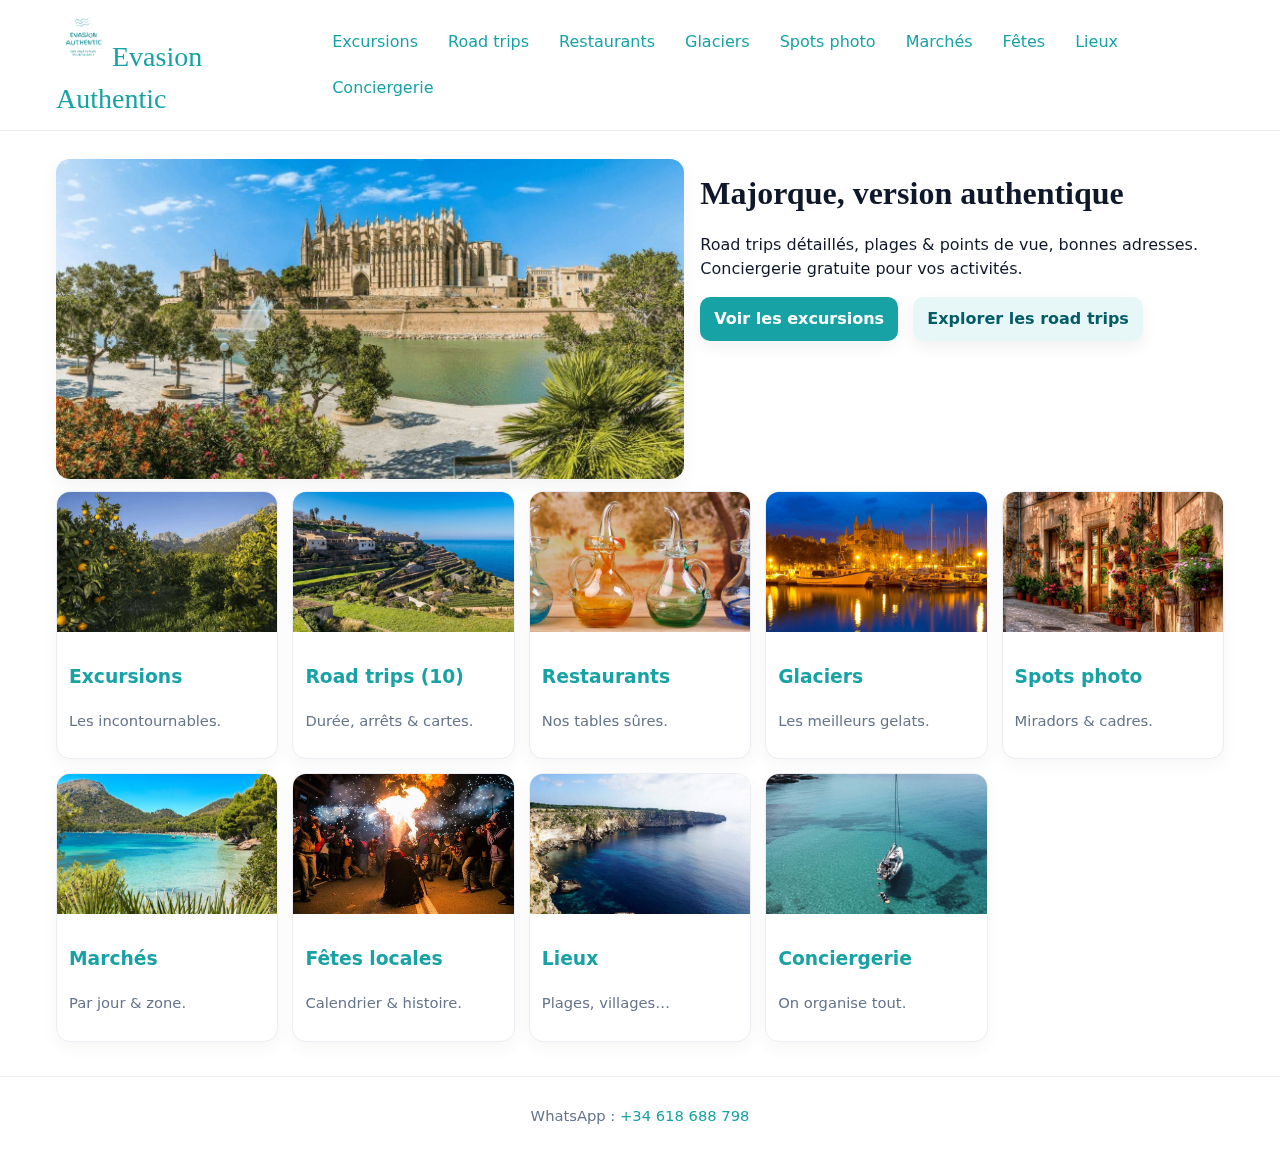
<file: index.html>
<!doctype html><html lang="fr"><head>
<title>Evasion Authentic – Majorque</title><meta charset="utf-8"><meta name="viewport" content="width=device-width,initial-scale=1">
<link rel="icon" href="./assets/img/favicon.png" type="image/png"><link rel="stylesheet" href="./css/style.css">
<script defer src="./js/common.js"></script><script defer src="./js/data.js"></script></head>
<body><div class="container">
  <section class="hero"><img src="./assets/img/hero.jpg" alt="Palma de Majorque">
    <div><h1>Majorque, version authentique</h1>
      <p>Road trips détaillés, plages & points de vue, bonnes adresses. Conciergerie gratuite pour vos activités.</p>
      <p><a class="btn" href="./pages/excursions.html">Voir les excursions</a> &nbsp; <a class="btn secondary" href="./pages/roadtrips.html">Explorer les road trips</a></p>
    </div></section>
  <section class="grid">
    <a class="card" href="./pages/excursions.html"><img src="./assets/img/card-excursions.jpg"><div class="p"><h3>Excursions</h3><p class="small">Les incontournables.</p></div></a>
    <a class="card" href="./pages/roadtrips.html"><img src="./assets/img/card-roadtrips.jpg"><div class="p"><h3>Road trips (10)</h3><p class="small">Durée, arrêts & cartes.</p></div></a>
    <a class="card" href="./pages/restaurants.html"><img src="./assets/img/card-restos.jpg"><div class="p"><h3>Restaurants</h3><p class="small">Nos tables sûres.</p></div></a>
    <a class="card" href="./pages/glaciers.html"><img src="./assets/img/card-glaces.jpg"><div class="p"><h3>Glaciers</h3><p class="small">Les meilleurs gelats.</p></div></a>
    <a class="card" href="./pages/photospots.html"><img src="./assets/img/card-photos.jpg"><div class="p"><h3>Spots photo</h3><p class="small">Miradors & cadres.</p></div></a>
    <a class="card" href="./pages/marches.html"><img src="./assets/img/card-marches.jpg"><div class="p"><h3>Marchés</h3><p class="small">Par jour & zone.</p></div></a>
    <a class="card" href="./pages/fetes.html"><img src="./assets/img/card-fetes.jpg"><div class="p"><h3>Fêtes locales</h3><p class="small">Calendrier & histoire.</p></div></a>
    <a class="card" href="./pages/lieux.html"><img src="./assets/img/card-lieux.jpg"><div class="p"><h3>Lieux</h3><p class="small">Plages, villages…</p></div></a>
    <a class="card" href="./pages/conciergerie.html"><img src="./assets/img/card-conciergerie.jpg"><div class="p"><h3>Conciergerie</h3><p class="small">On organise tout.</p></div></a>
  </section>
</div>
<div class="footer small">WhatsApp : <a href="#" onclick="window.open('https://wa.me/'+DATA.telWhats.replace(/\s+/g,'')+'?text='+encodeURIComponent('Hola! Je souhaite des infos pour mon séjour à Majorque.'),'_blank')">+34 618 688 798</a></div>
</body></html>
</file>
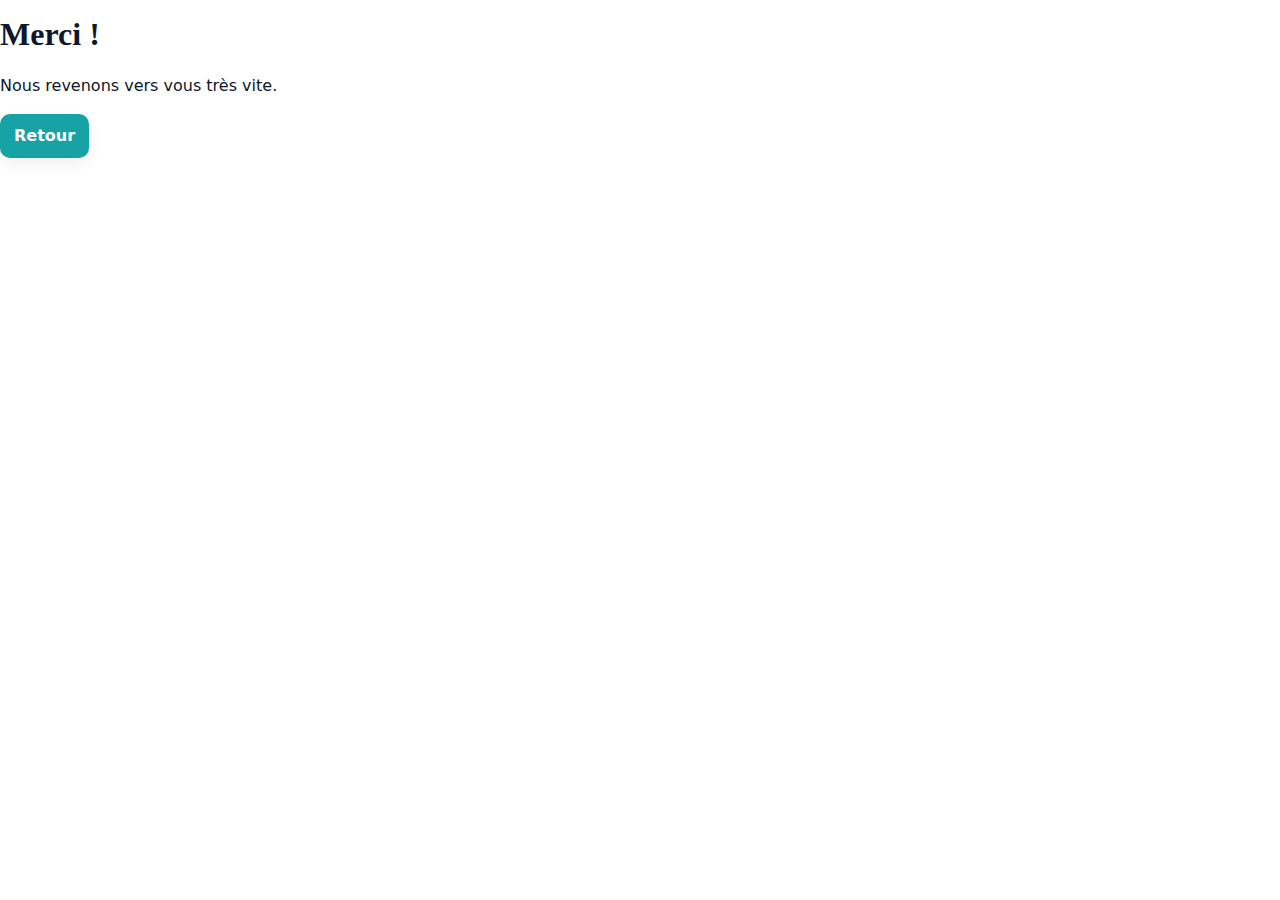
<file: merci.html>
<!DOCTYPE html>
<html lang="fr"><head>
<meta charset="utf-8"><meta name="viewport" content="width=device-width, initial-scale=1">
<title>Merci | EA</title>
<link rel="icon" href="assets/photos/favicon.png" type="image/png">
<link rel="stylesheet" href="css/style.css">
</head>
<body class="center">
  <h1>Merci !</h1>
  <p>Nous revenons vers vous très vite.</p>
  <p><a class="btn" href="index.html#accueil">Retour</a></p>
</body></html>
</file>
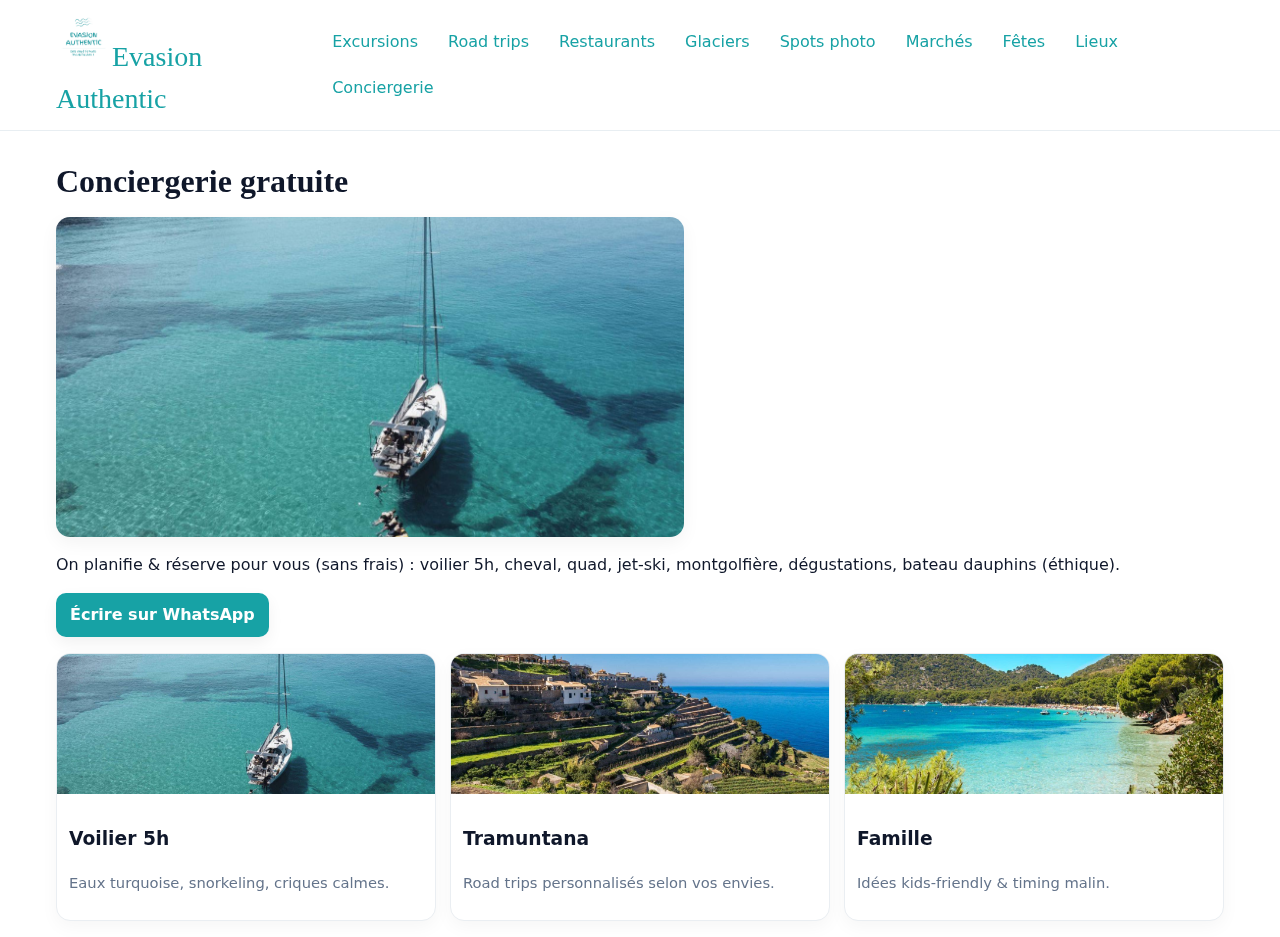
<file: pages/conciergerie.html>
<!doctype html><html lang="fr"><head>
<title>Conciergerie — EA</title><meta charset="utf-8"><meta name="viewport" content="width=device-width,initial-scale=1">
<link rel="icon" href="../assets/img/favicon.png" type="image/png"><link rel="stylesheet" href="../css/style.css">
<script defer src="../js/common.js"></script><script defer src="../js/data.js"></script></head>
<body><div class="container"><h1>Conciergerie gratuite</h1>
<div class="hero"><img src="../assets/img/conciergerie.jpg" alt="Voilier"></div>
<p>On planifie & réserve pour vous (sans frais) : voilier 5h, cheval, quad, jet-ski, montgolfière, dégustations, bateau dauphins (éthique).</p>
<p><a class="btn" href="#" onclick="window.open('https://wa.me/'+DATA.telWhats.replace(/\s+/g,'')+'?text='+encodeURIComponent('Hola! Je souhaite des infos pour mon séjour à Majorque.'),'_blank')">Écrire sur WhatsApp</a></p>
<div class="grid">
  <div class="card"><img src="../assets/img/card-conciergerie.jpg"><div class="p"><h3>Voilier 5h</h3><p class="small">Eaux turquoise, snorkeling, criques calmes.</p></div></div>
  <div class="card"><img src="../assets/img/card-roadtrips.jpg"><div class="p"><h3>Tramuntana</h3><p class="small">Road trips personnalisés selon vos envies.</p></div></div>
  <div class="card"><img src="../assets/img/card-marches.jpg"><div class="p"><h3>Famille</h3><p class="small">Idées kids-friendly & timing malin.</p></div></div>
</div>
</div></body></html>
</file>
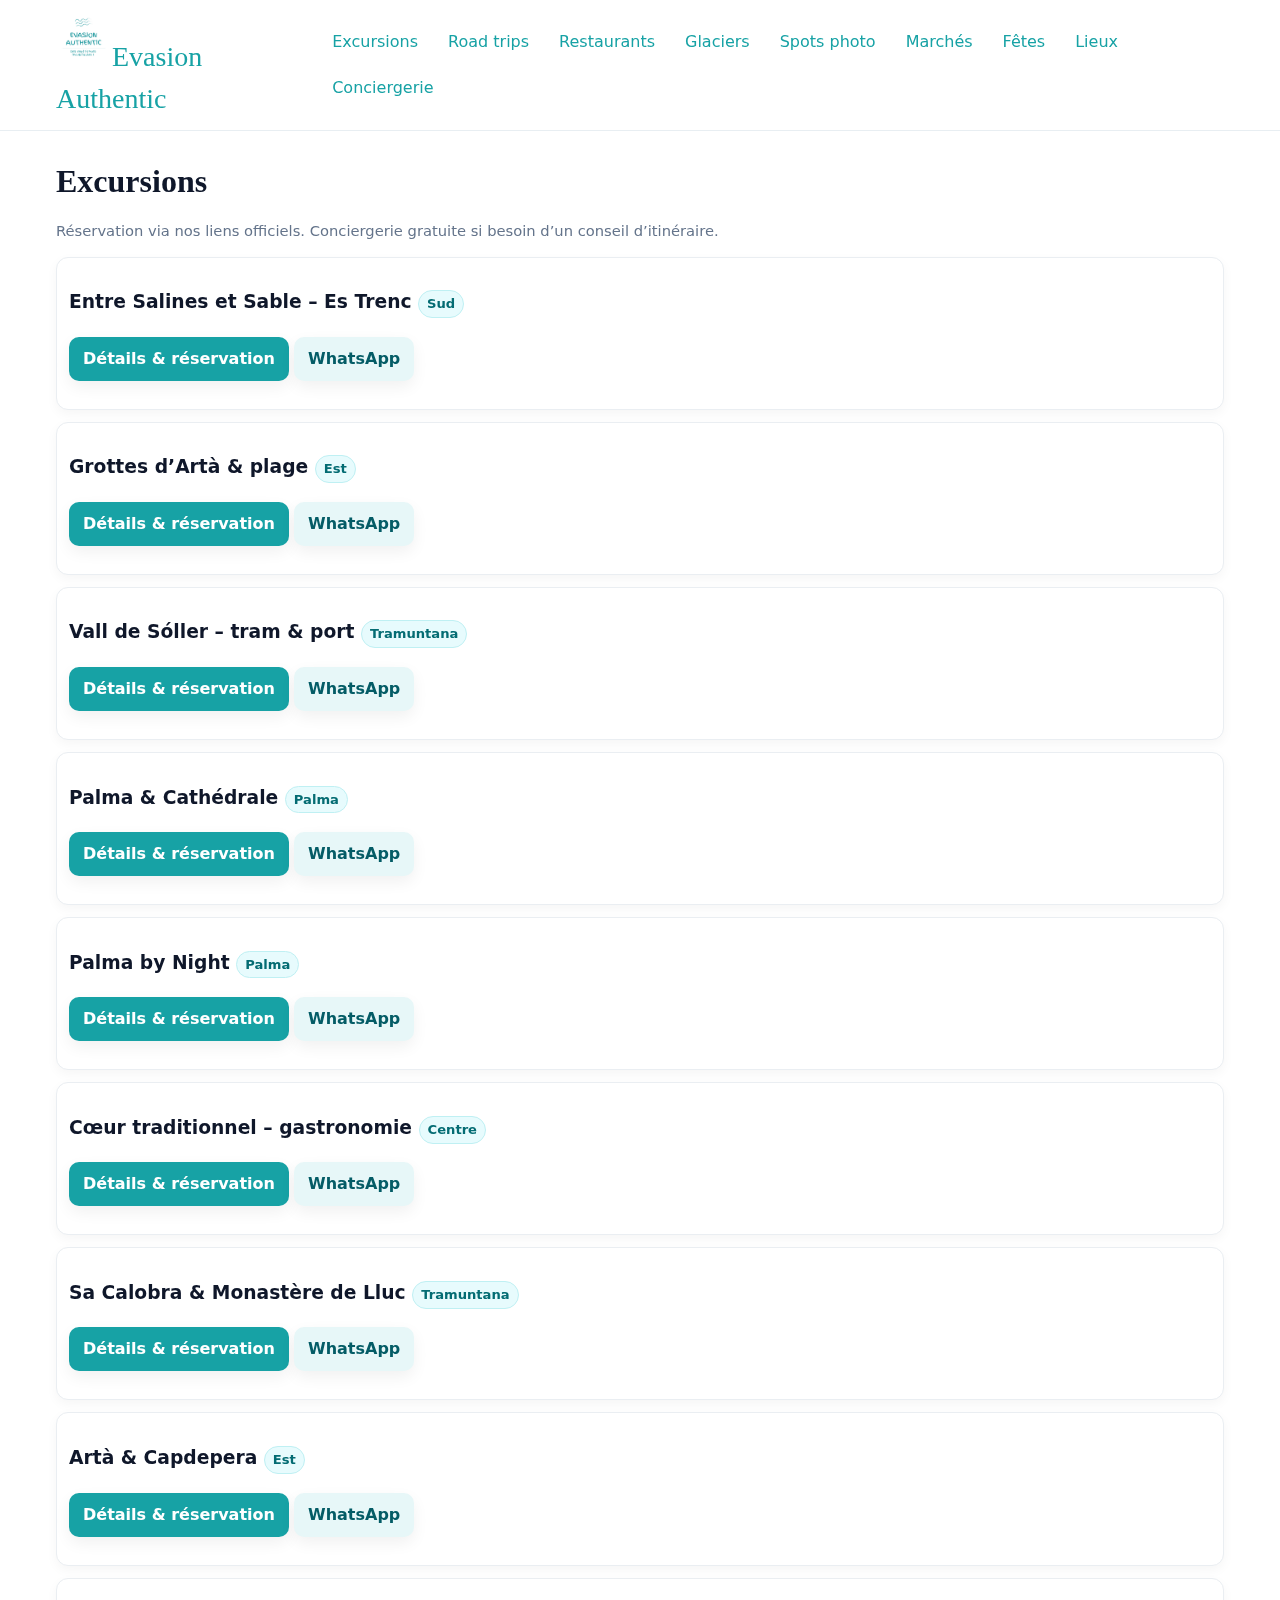
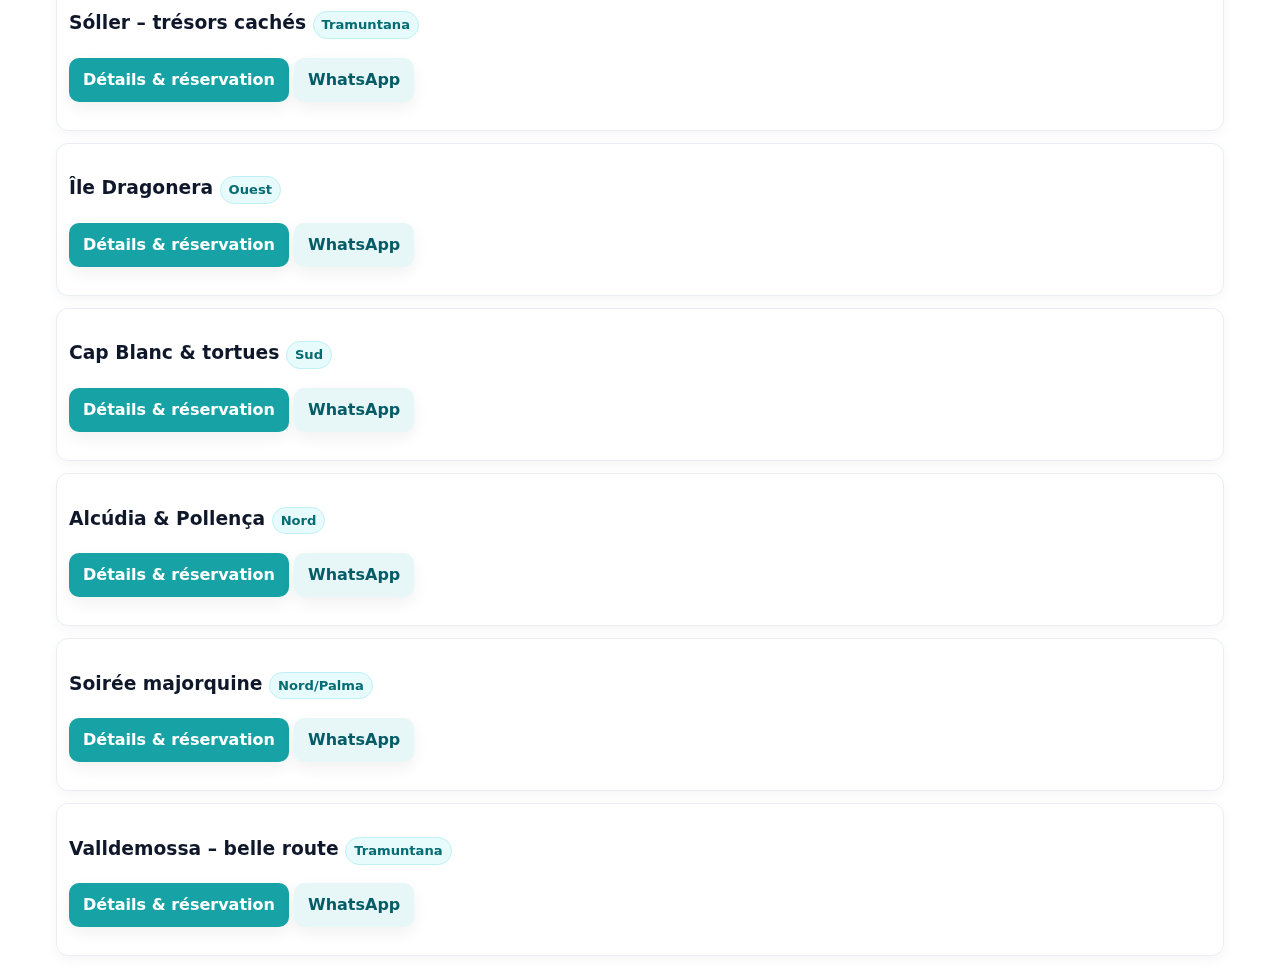
<file: pages/excursions.html>
<!doctype html><html lang="fr"><head>
<title>Excursions — EA</title><meta charset="utf-8"><meta name="viewport" content="width=device-width,initial-scale=1">
<link rel="icon" href="../assets/img/favicon.png" type="image/png"><link rel="stylesheet" href="../css/style.css">
<script defer src="../js/common.js"></script><script defer src="../js/data.js"></script></head>
<body><div class="container"><h1>Excursions</h1>
<p class="small">Réservation via nos liens officiels. Conciergerie gratuite si besoin d’un conseil d’itinéraire.</p>
<div class="list" id="list"></div></div>
<script>
document.addEventListener('DOMContentLoaded',()=>{
  const box=document.getElementById('list');
  DATA.excursions.forEach(e=>{
    const el=document.createElement('div'); el.className='item';
    el.innerHTML='<h3>'+e.titre+' <span class="badge">'+e.zone+'</span></h3>'
      +'<p><a class="btn" href="'+e.url+'" target="_blank">Détails & réservation</a> '
      +'<a class="btn secondary" href="https://wa.me/'+DATA.telWhats.replace(/\s+/g,'')+'?text='+encodeURIComponent('Je souhaite réserver : '+e.titre)+'" target="_blank">WhatsApp</a></p>';
    box.appendChild(el);
  });
});
</script>
</body></html>
</file>
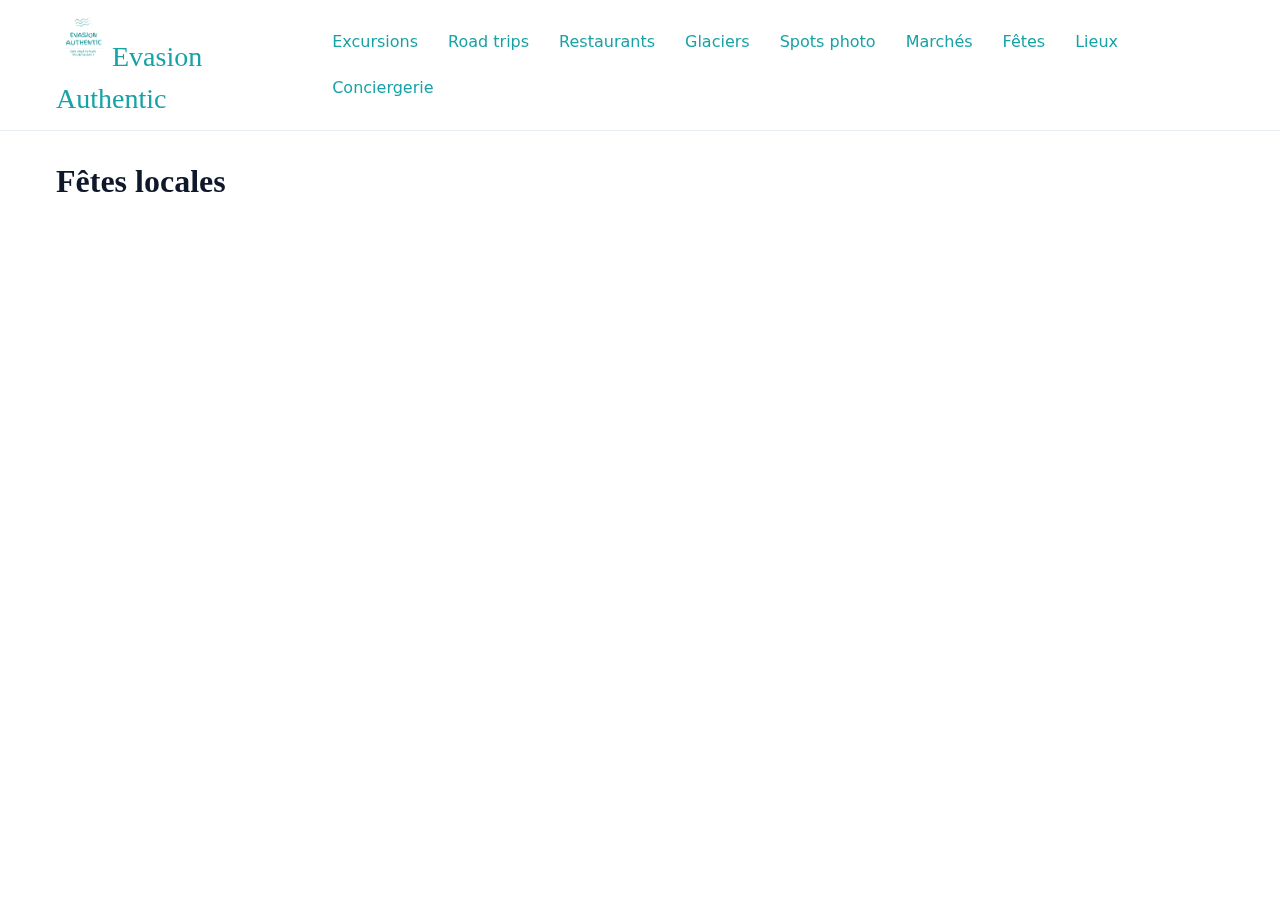
<file: pages/fetes.html>
<!doctype html><html lang="fr"><head>
<title>Fêtes locales — EA</title><meta charset="utf-8"><meta name="viewport" content="width=device-width,initial-scale=1">
<link rel="icon" href="../assets/img/favicon.png" type="image/png"><link rel="stylesheet" href="../css/style.css">
<script defer src="../js/common.js"></script><script defer src="../js/data.js"></script></head>
<body><div class="container"><h1>Fêtes locales</h1>
<div class="list" id="list"></div></div>
<script>
document.addEventListener('DOMContentLoaded',()=>{
  const box=document.getElementById('list');
  DATA.fetes.forEach(f=>{
    const el=document.createElement('div'); el.className='item';
    el.innerHTML='<h3>'+f.nom+' <span class="badge">'+f.periode+'</span></h3><p><strong>'+f.lieu+'</strong> — '+f.desc+'</p>';
    box.appendChild(el);
  });
});
</script>
</body></html>
</file>
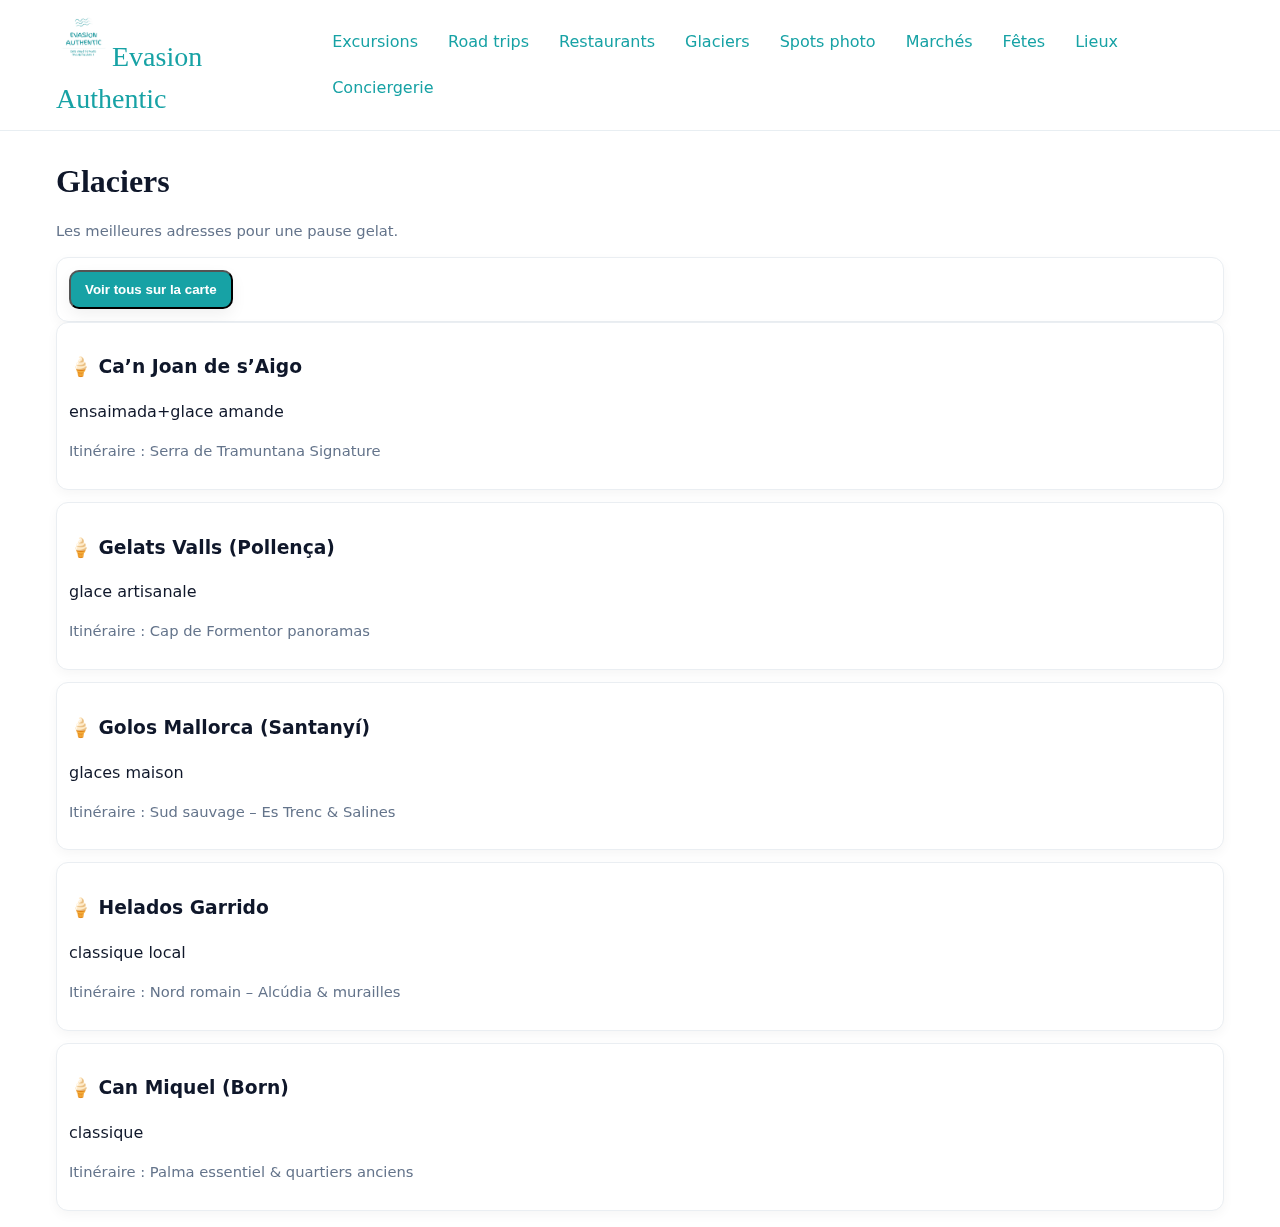
<file: pages/glaciers.html>
<!doctype html><html lang="fr"><head>
<title>Glaciers — EA</title><meta charset="utf-8"><meta name="viewport" content="width=device-width,initial-scale=1">
<link rel="icon" href="../assets/img/favicon.png" type="image/png"><link rel="stylesheet" href="../css/style.css">
<script defer src="../js/common.js"></script><script defer src="../js/data.js"></script></head>
<body><div class="container"><h1>Glaciers</h1>
<p class="small">Les meilleures adresses pour une pause gelat.</p>
<div class="item"><button class="btn" id="btnMap">Voir tous sur la carte</button></div>
<div class="list" id="list"></div><div id="mapWrap"></div></div>
<script>
function render(){
  const box=document.getElementById('list'); box.innerHTML='';
  DATA.glaciers.forEach(r=>{
    const el=document.createElement('div'); el.className='item';
    el.innerHTML='<h3>🍦 '+r.nom+'</h3><p>'+(r.note||'')+'</p><p class="small">Itinéraire : '+r.rt+'</p>';
    box.appendChild(el);
  });
}
async function showMap(){
  await ensureLeaflet();
  document.getElementById('mapWrap').innerHTML='<div class="map" id="map"></div>';
  const m=L.map('map').setView([39.7,3.0],8);
  L.tileLayer('https://tile.openstreetmap.org/{z}/{x}/{y}.png',{maxZoom:19, attribution:'© OpenStreetMap'}).addTo(m);
  const pts=[]; DATA.glaciers.forEach(x=>{ if(x.lat){ const ll=L.latLng(x.lat,x.lon); pts.push(ll); L.marker(ll).addTo(m).bindPopup('<b>🍦 '+x.nom+'</b><br>'+(x.note||'')); } });
  if(pts.length) m.fitBounds(L.latLngBounds(pts),{padding:[20,20]});
}
document.addEventListener('DOMContentLoaded',()=>{ render(); document.getElementById('btnMap').onclick=showMap; });
</script>
</body></html>
</file>
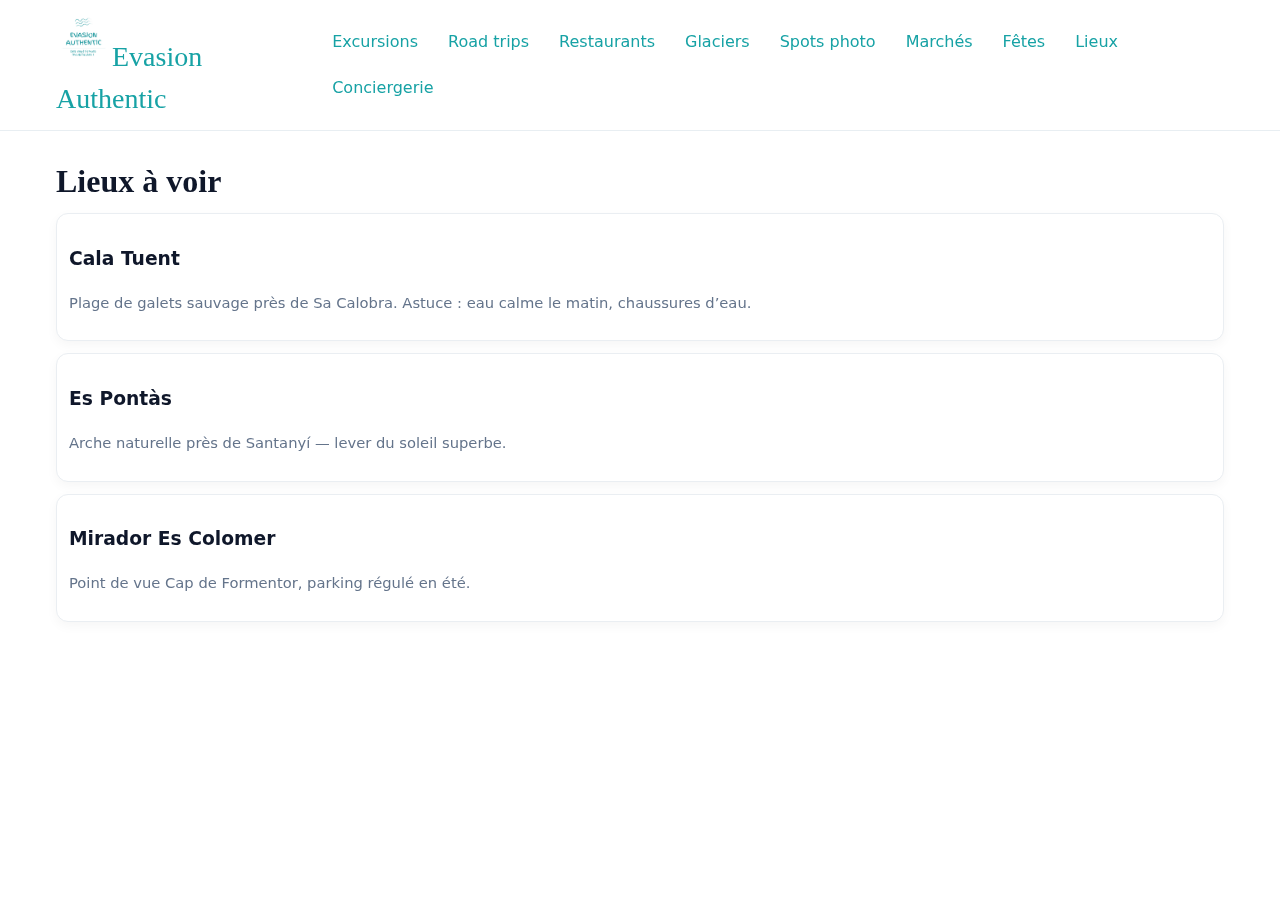
<file: pages/lieux.html>
<!doctype html><html lang="fr"><head>
<title>Lieux — EA</title><meta charset="utf-8"><meta name="viewport" content="width=device-width,initial-scale=1">
<link rel="icon" href="../assets/img/favicon.png" type="image/png"><link rel="stylesheet" href="../css/style.css">
<script defer src="../js/common.js"></script><script defer src="../js/data.js"></script></head>
<body><div class="container"><h1>Lieux à voir</h1>
<div class="list">
  <div class="item"><h3>Cala Tuent</h3><p class="small">Plage de galets sauvage près de Sa Calobra. Astuce : eau calme le matin, chaussures d’eau.</p></div>
  <div class="item"><h3>Es Pontàs</h3><p class="small">Arche naturelle près de Santanyí — lever du soleil superbe.</p></div>
  <div class="item"><h3>Mirador Es Colomer</h3><p class="small">Point de vue Cap de Formentor, parking régulé en été.</p></div>
</div>
</div></body></html>
</file>
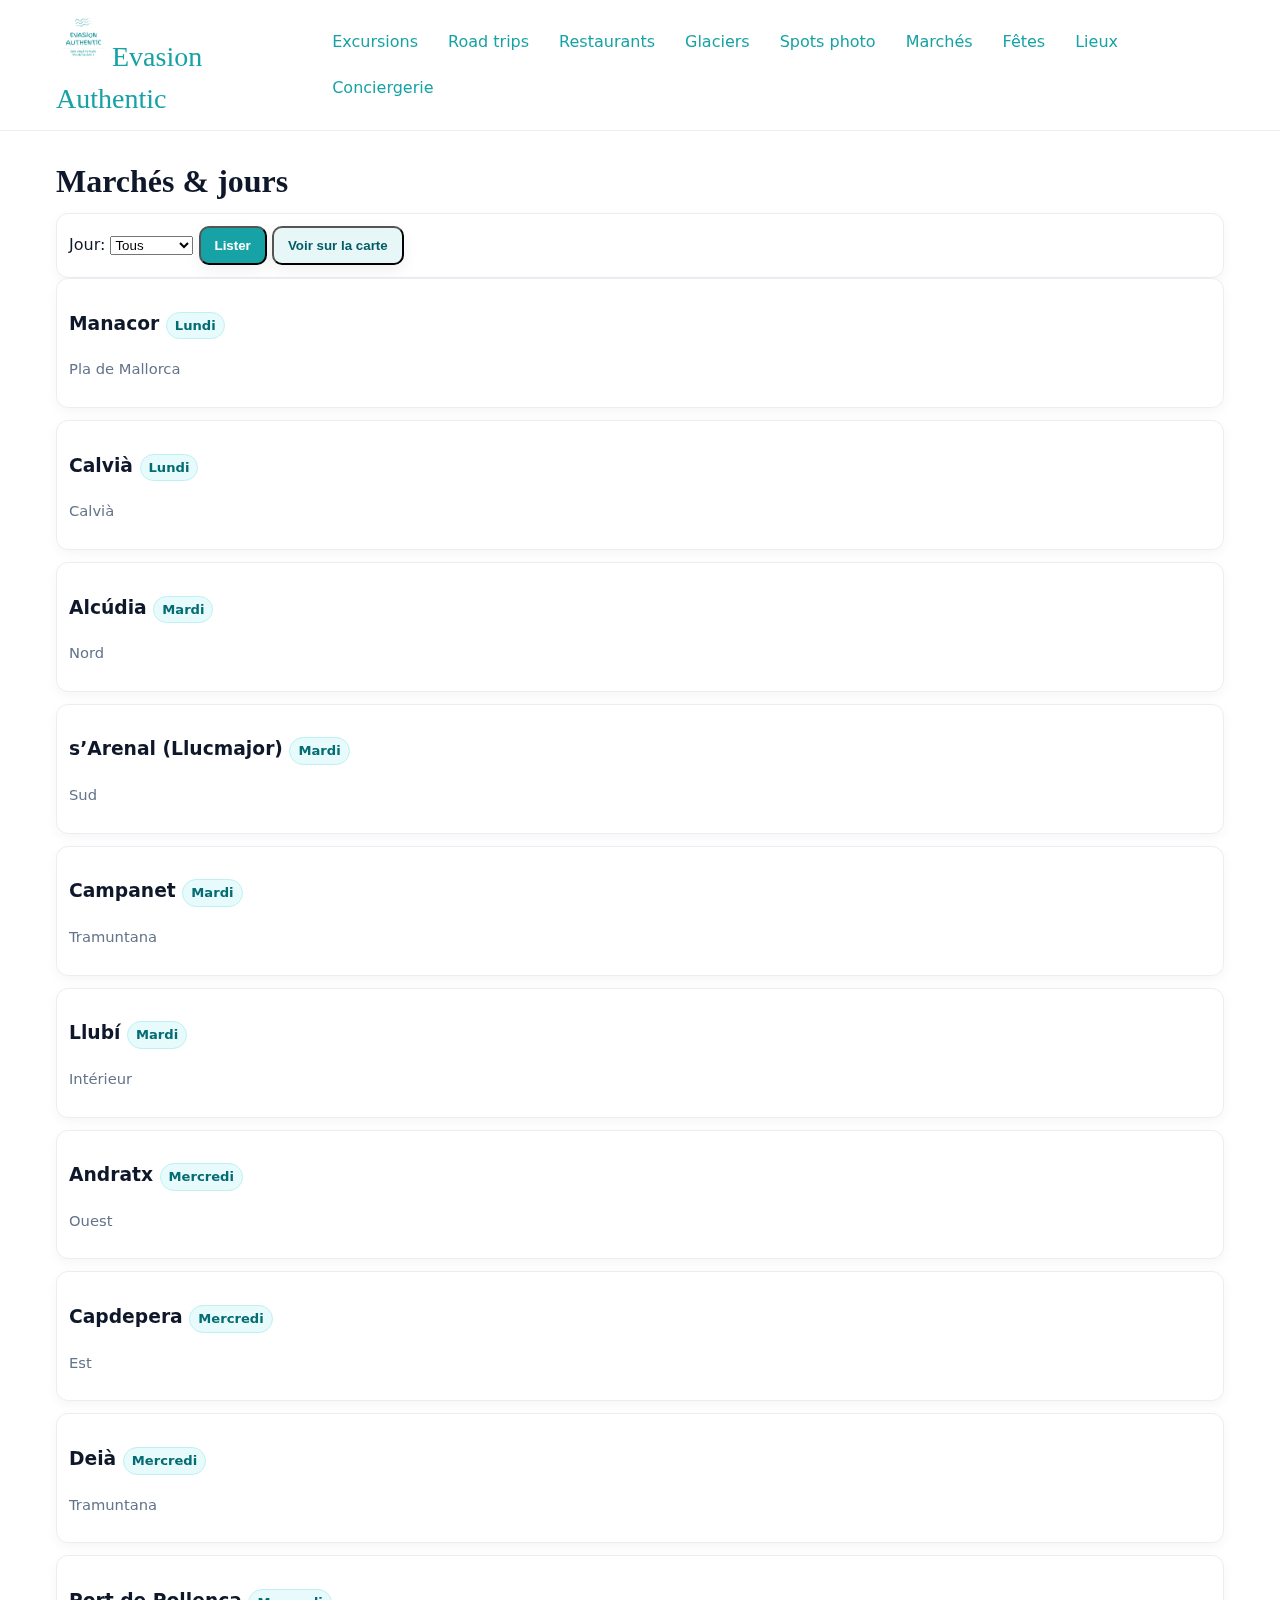
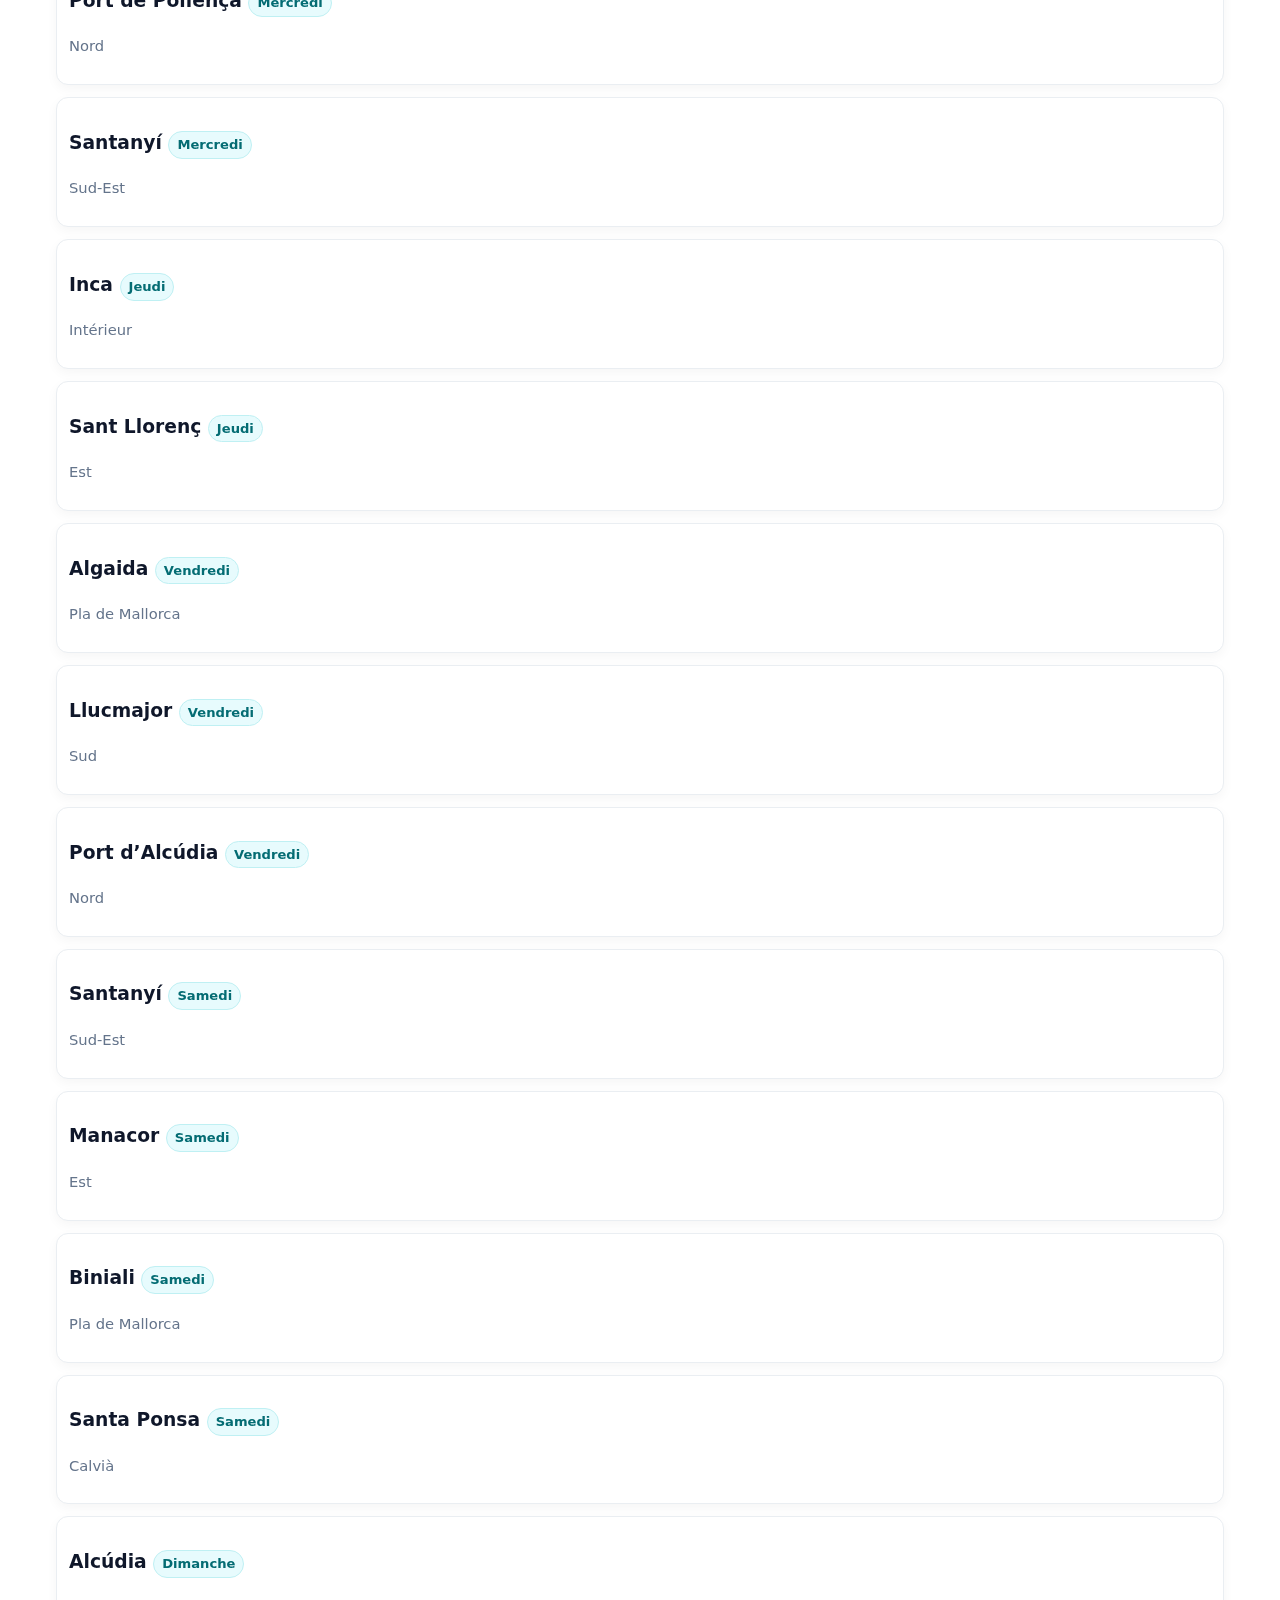
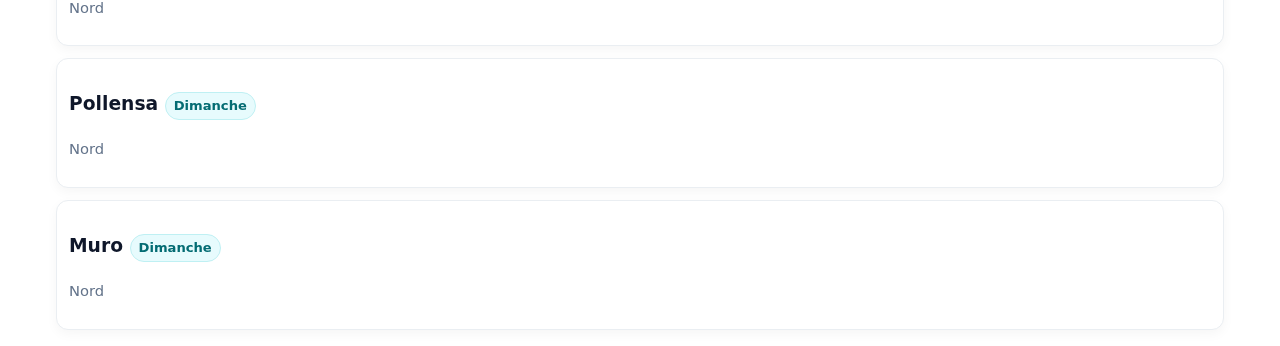
<file: pages/marches.html>
<!doctype html><html lang="fr"><head>
<title>Marchés — EA</title><meta charset="utf-8"><meta name="viewport" content="width=device-width,initial-scale=1">
<link rel="icon" href="../assets/img/favicon.png" type="image/png"><link rel="stylesheet" href="../css/style.css">
<script defer src="../js/common.js"></script><script defer src="../js/data.js"></script></head>
<body><div class="container"><h1>Marchés & jours</h1>
<div class="item">
  <label>Jour: 
    <select id="jour"><option>Tous</option><option>Lundi</option><option>Mardi</option><option>Mercredi</option><option>Jeudi</option><option>Vendredi</option><option>Samedi</option><option>Dimanche</option></select>
  </label>
  <button class="btn" id="btnList">Lister</button>
  <button class="btn secondary" id="btnMap">Voir sur la carte</button>
</div>
<div class="list" id="list"></div>
<div id="mapWrap"></div></div>
<script>
function renderList(){
  const j=document.getElementById('jour').value;
  const arr=DATA.marches.filter(m=> j==='Tous' || m.jour===j);
  const box=document.getElementById('list'); box.innerHTML='';
  arr.forEach(m=>{ const el=document.createElement('div'); el.className='item';
    el.innerHTML='<h3>'+m.ville+' <span class="badge">'+m.jour+'</span></h3><p class="small">'+(m.zone||'')+'</p>'; box.appendChild(el); });
}
async function showMap(){
  await ensureLeaflet();
  const j=document.getElementById('jour').value;
  const arr=DATA.marches.filter(m=> j==='Tous' || m.jour===j);
  document.getElementById('mapWrap').innerHTML='<div id="map" class="map"></div>';
  const m=L.map('map').setView([39.7,3.0],8);
  L.tileLayer('https://tile.openstreetmap.org/{z}/{x}/{y}.png',{maxZoom:19, attribution:'© OpenStreetMap'}).addTo(m);
  const pts=[]; arr.forEach(x=>{ const ll=L.latLng(x.lat,x.lon); pts.push(ll); L.marker(ll).addTo(m).bindPopup('<b>'+x.ville+'</b><br>'+x.jour+' — '+(x.zone||'')); });
  if(pts.length) m.fitBounds(L.latLngBounds(pts),{padding:[20,20]});
}
document.addEventListener('DOMContentLoaded',()=>{ renderList(); document.getElementById('btnList').onclick=renderList; document.getElementById('btnMap').onclick=showMap; });
</script>
</body></html>
</file>
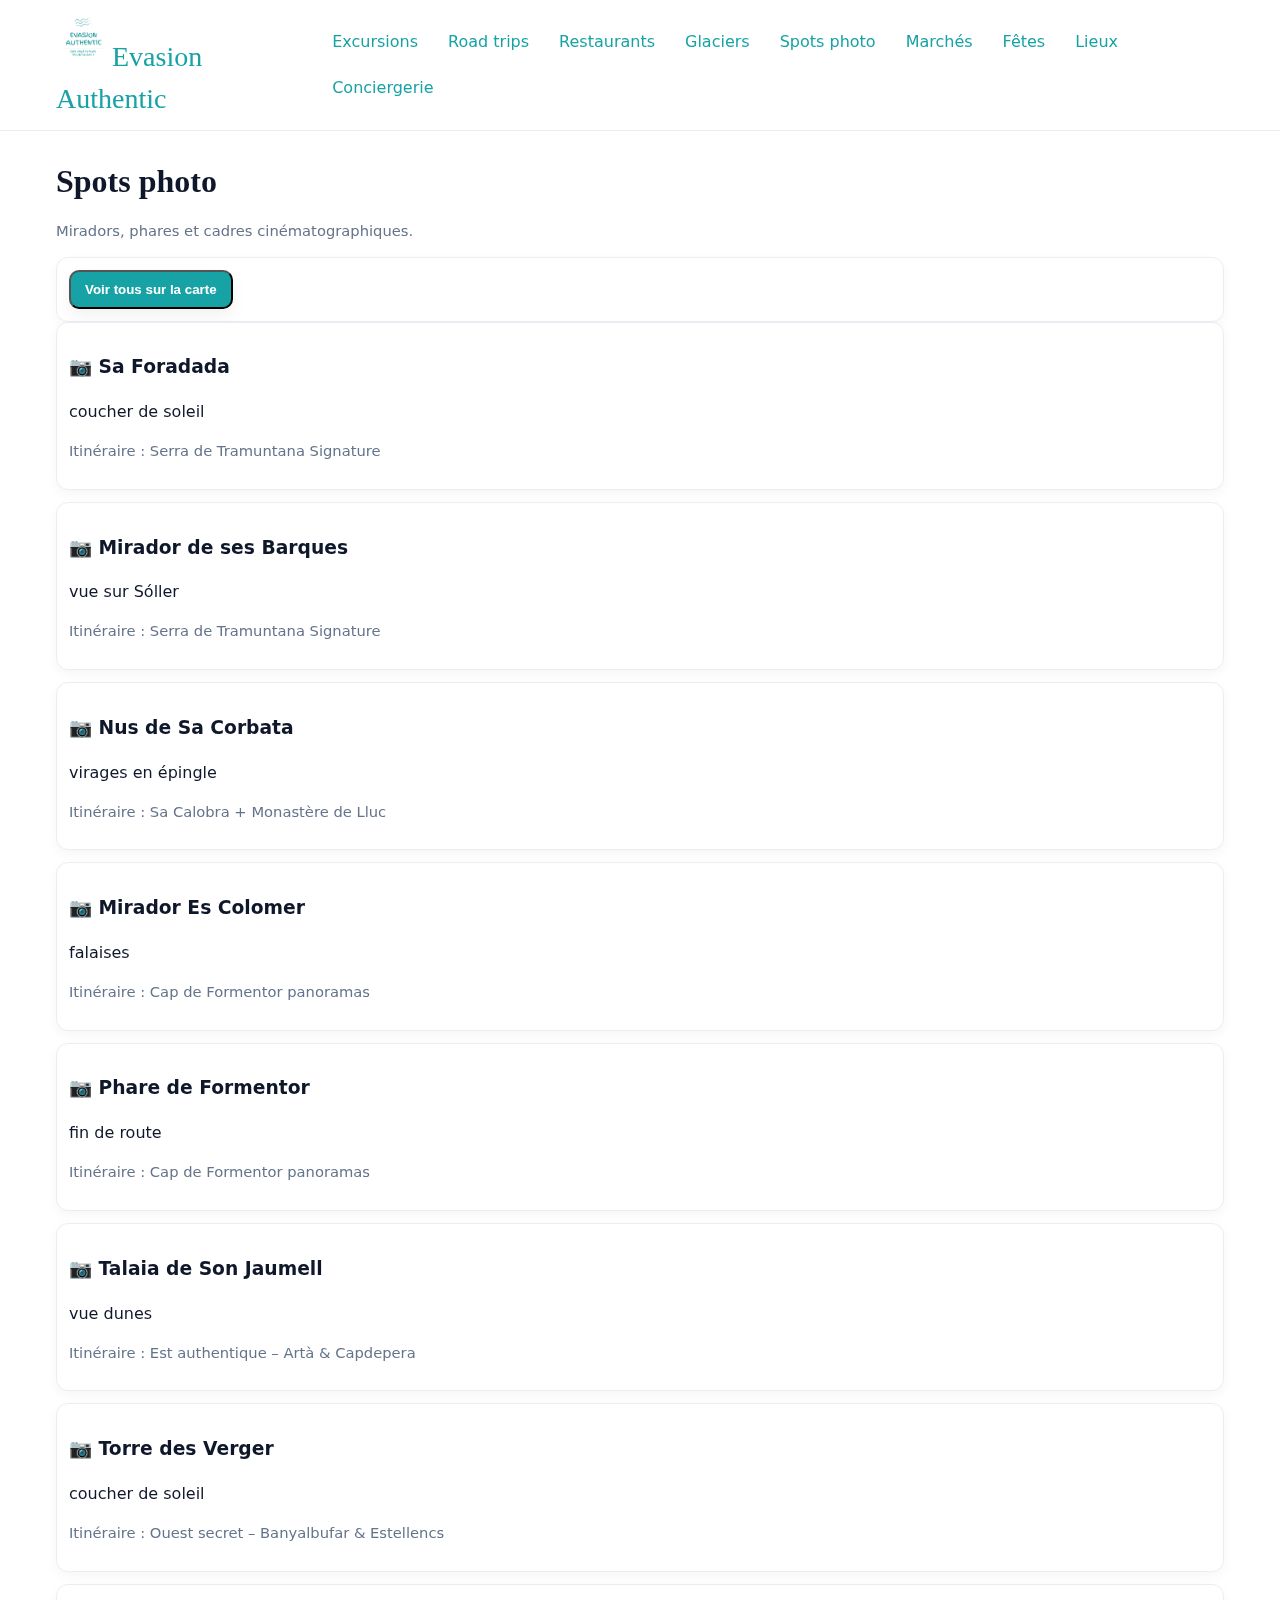
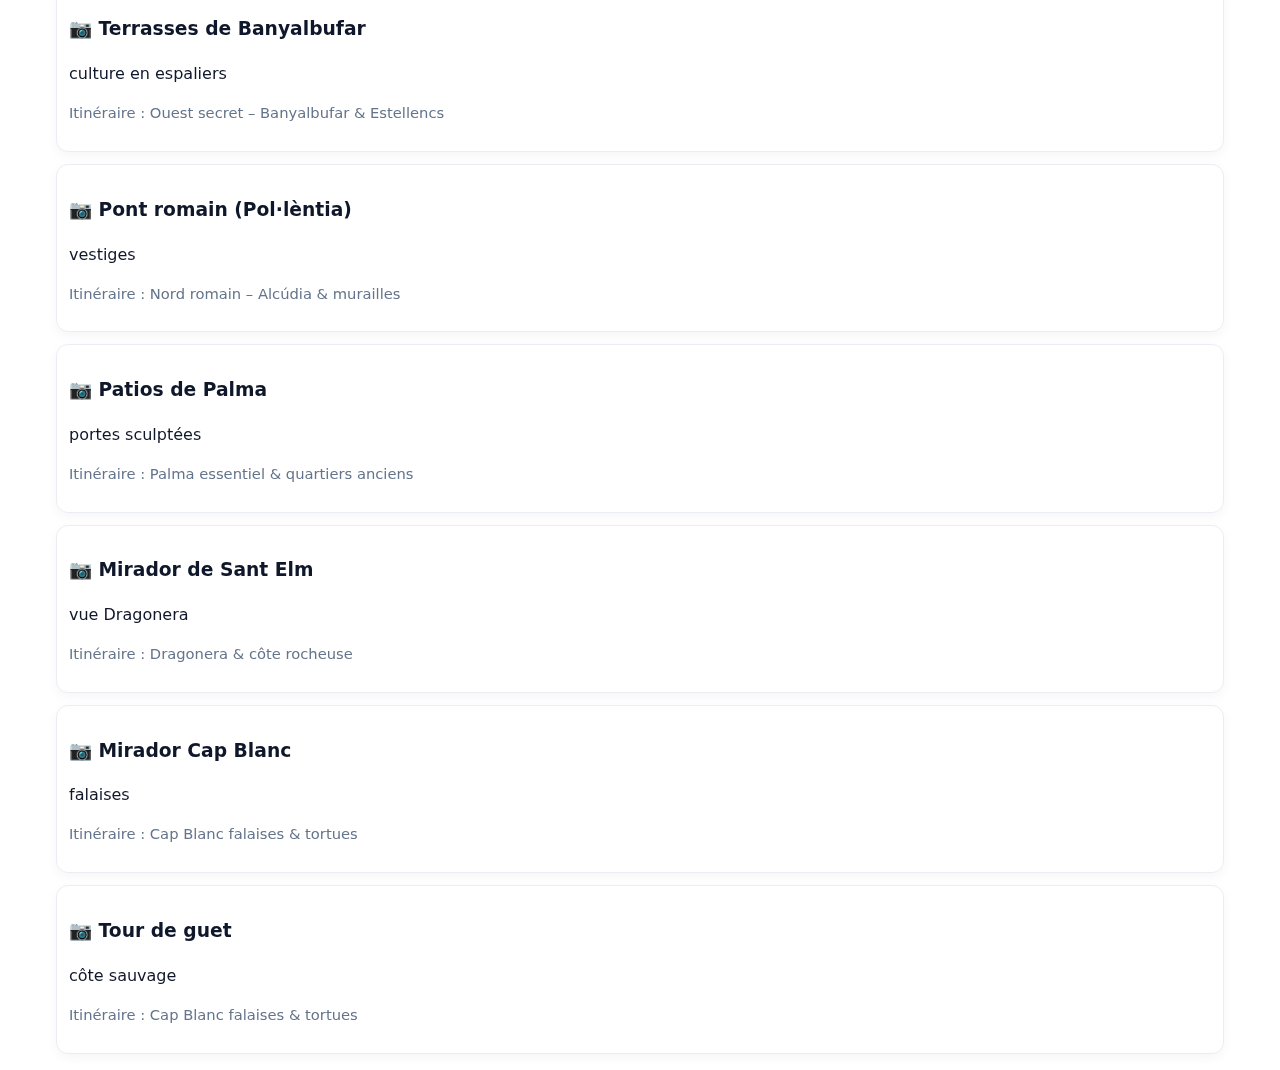
<file: pages/photospots.html>
<!doctype html><html lang="fr"><head>
<title>Spots photo — EA</title><meta charset="utf-8"><meta name="viewport" content="width=device-width,initial-scale=1">
<link rel="icon" href="../assets/img/favicon.png" type="image/png"><link rel="stylesheet" href="../css/style.css">
<script defer src="../js/common.js"></script><script defer src="../js/data.js"></script></head>
<body><div class="container"><h1>Spots photo</h1>
<p class="small">Miradors, phares et cadres cinématographiques.</p>
<div class="item"><button class="btn" id="btnMap">Voir tous sur la carte</button></div>
<div class="list" id="list"></div><div id="mapWrap"></div></div>
<script>
function render(){
  const box=document.getElementById('list'); box.innerHTML='';
  DATA.photospots.forEach(r=>{
    const el=document.createElement('div'); el.className='item';
    el.innerHTML='<h3>📷 '+r.nom+'</h3><p>'+(r.note||'')+'</p><p class="small">Itinéraire : '+r.rt+'</p>';
    box.appendChild(el);
  });
}
async function showMap(){
  await ensureLeaflet();
  document.getElementById('mapWrap').innerHTML='<div class="map" id="map"></div>';
  const m=L.map('map').setView([39.7,3.0],8);
  L.tileLayer('https://tile.openstreetmap.org/{z}/{x}/{y}.png',{maxZoom:19, attribution:'© OpenStreetMap'}).addTo(m);
  const pts=[]; DATA.photospots.forEach(x=>{ if(x.lat){ const ll=L.latLng(x.lat,x.lon); pts.push(ll); L.marker(ll).addTo(m).bindPopup('<b>📷 '+x.nom+'</b><br>'+(x.note||'')); } });
  if(pts.length) m.fitBounds(L.latLngBounds(pts),{padding:[20,20]});
}
document.addEventListener('DOMContentLoaded',()=>{ render(); document.getElementById('btnMap').onclick=showMap; });
</script>
</body></html>
</file>
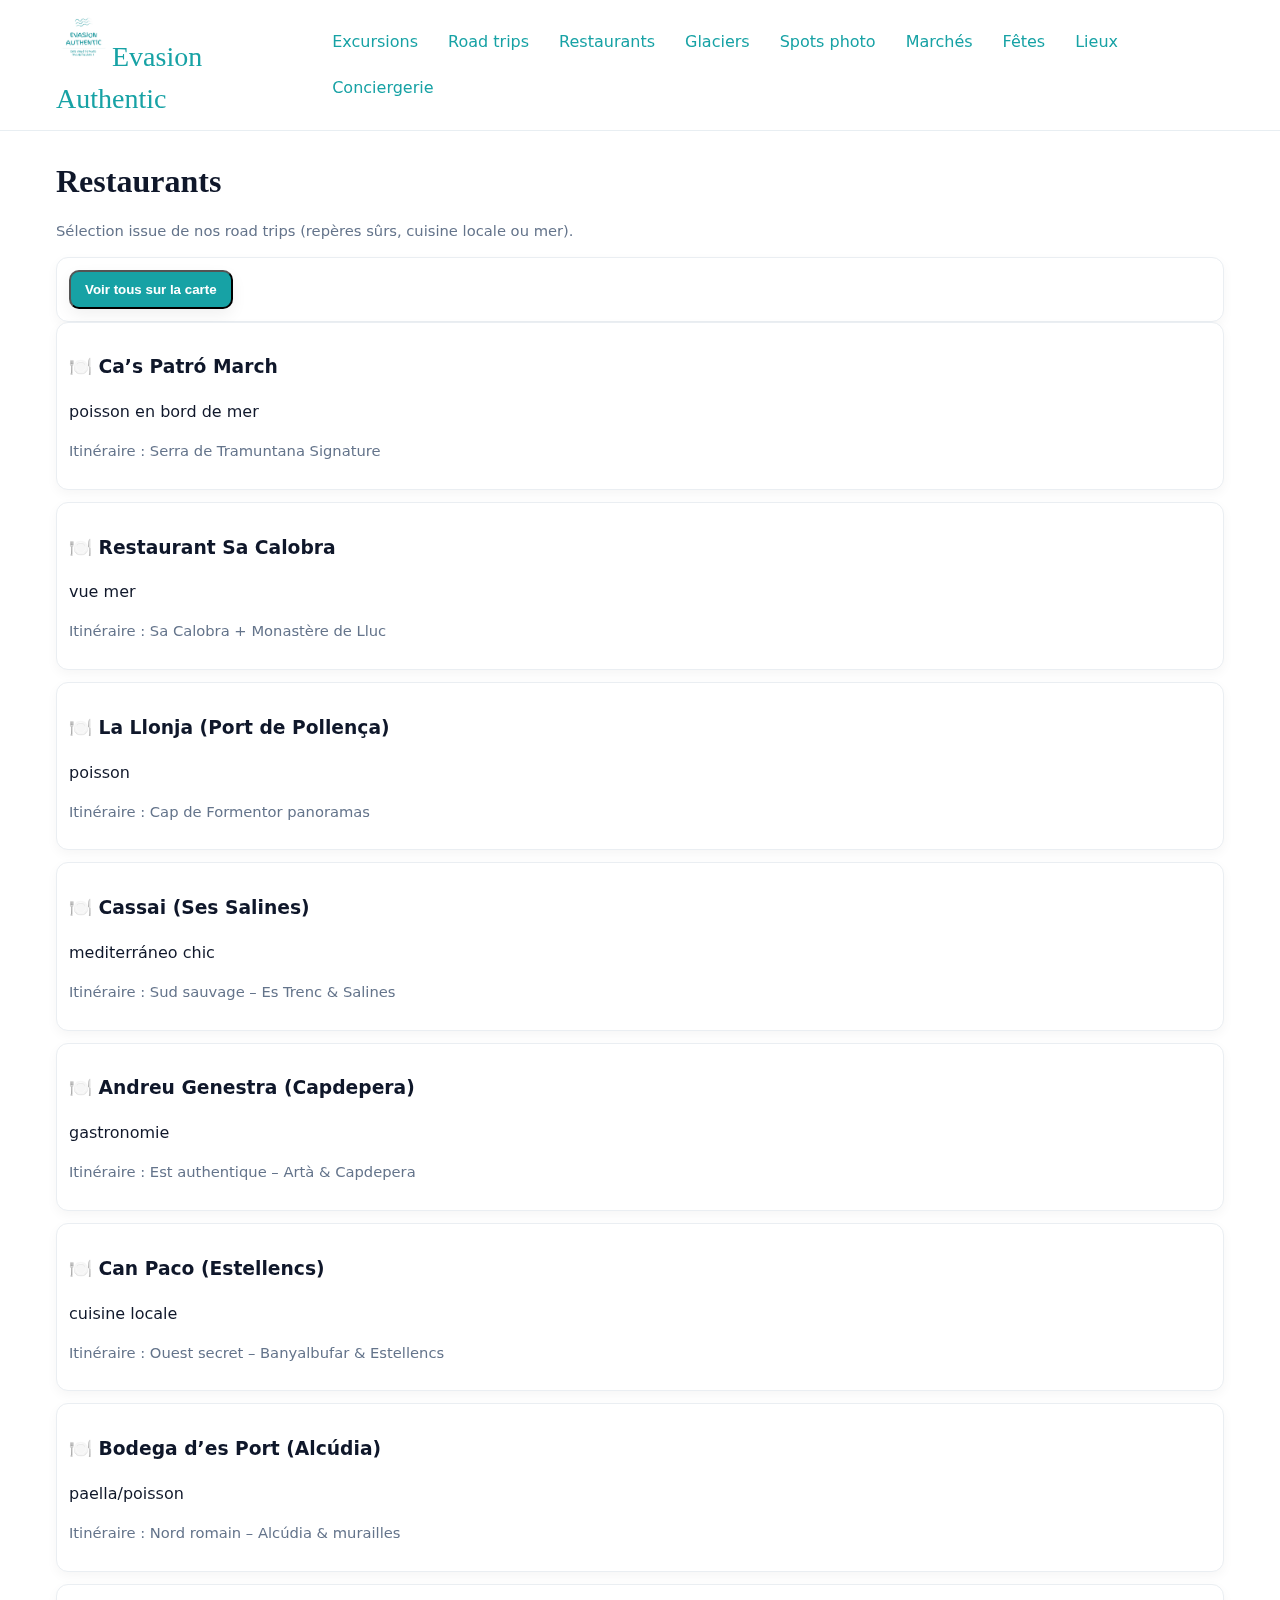
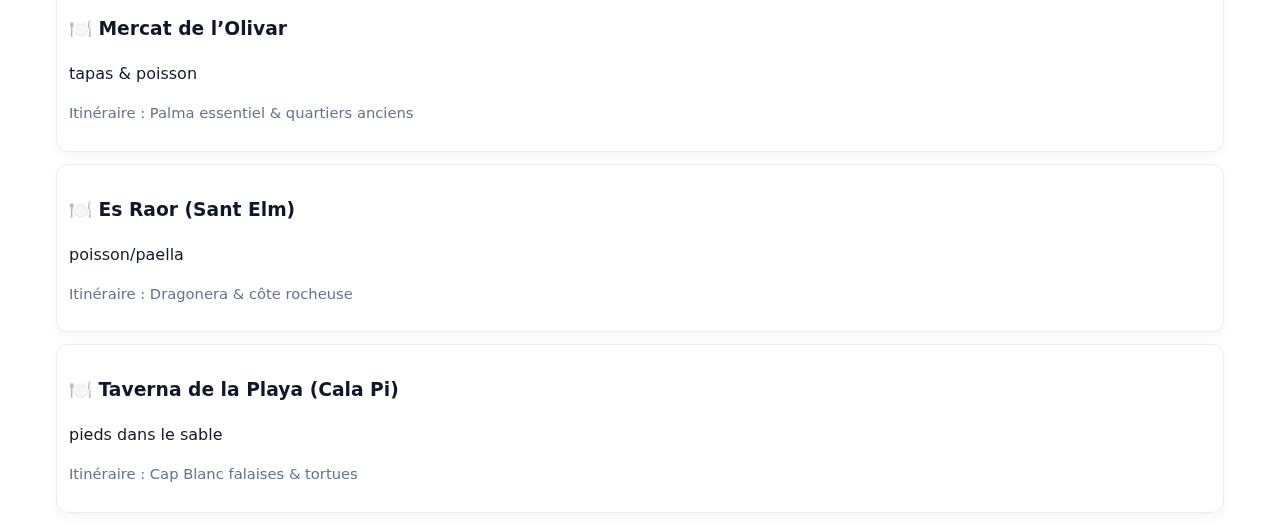
<file: pages/restaurants.html>
<!doctype html><html lang="fr"><head>
<title>Restaurants — EA</title><meta charset="utf-8"><meta name="viewport" content="width=device-width,initial-scale=1">
<link rel="icon" href="../assets/img/favicon.png" type="image/png"><link rel="stylesheet" href="../css/style.css">
<script defer src="../js/common.js"></script><script defer src="../js/data.js"></script></head>
<body><div class="container"><h1>Restaurants</h1>
<p class="small">Sélection issue de nos road trips (repères sûrs, cuisine locale ou mer).</p>
<div class="item"><button class="btn" id="btnMap">Voir tous sur la carte</button></div>
<div class="list" id="list"></div><div id="mapWrap"></div></div>
<script>
function render(){
  const box=document.getElementById('list'); box.innerHTML='';
  DATA.restaurants.forEach(r=>{
    const el=document.createElement('div'); el.className='item';
    el.innerHTML='<h3>🍽️ '+r.nom+'</h3><p>'+(r.note||'')+'</p><p class="small">Itinéraire : '+r.rt+'</p>';
    box.appendChild(el);
  });
}
async function showMap(){
  await ensureLeaflet();
  document.getElementById('mapWrap').innerHTML='<div class="map" id="map"></div>';
  const m=L.map('map').setView([39.7,3.0],8);
  L.tileLayer('https://tile.openstreetmap.org/{z}/{x}/{y}.png',{maxZoom:19, attribution:'© OpenStreetMap'}).addTo(m);
  const pts=[]; DATA.restaurants.forEach(x=>{ if(x.lat){ const ll=L.latLng(x.lat,x.lon); pts.push(ll); L.marker(ll).addTo(m).bindPopup('<b>🍽️ '+x.nom+'</b><br>'+(x.note||'')); } });
  if(pts.length) m.fitBounds(L.latLngBounds(pts),{padding:[20,20]});
}
document.addEventListener('DOMContentLoaded',()=>{ render(); document.getElementById('btnMap').onclick=showMap; });
</script>
</body></html>
</file>
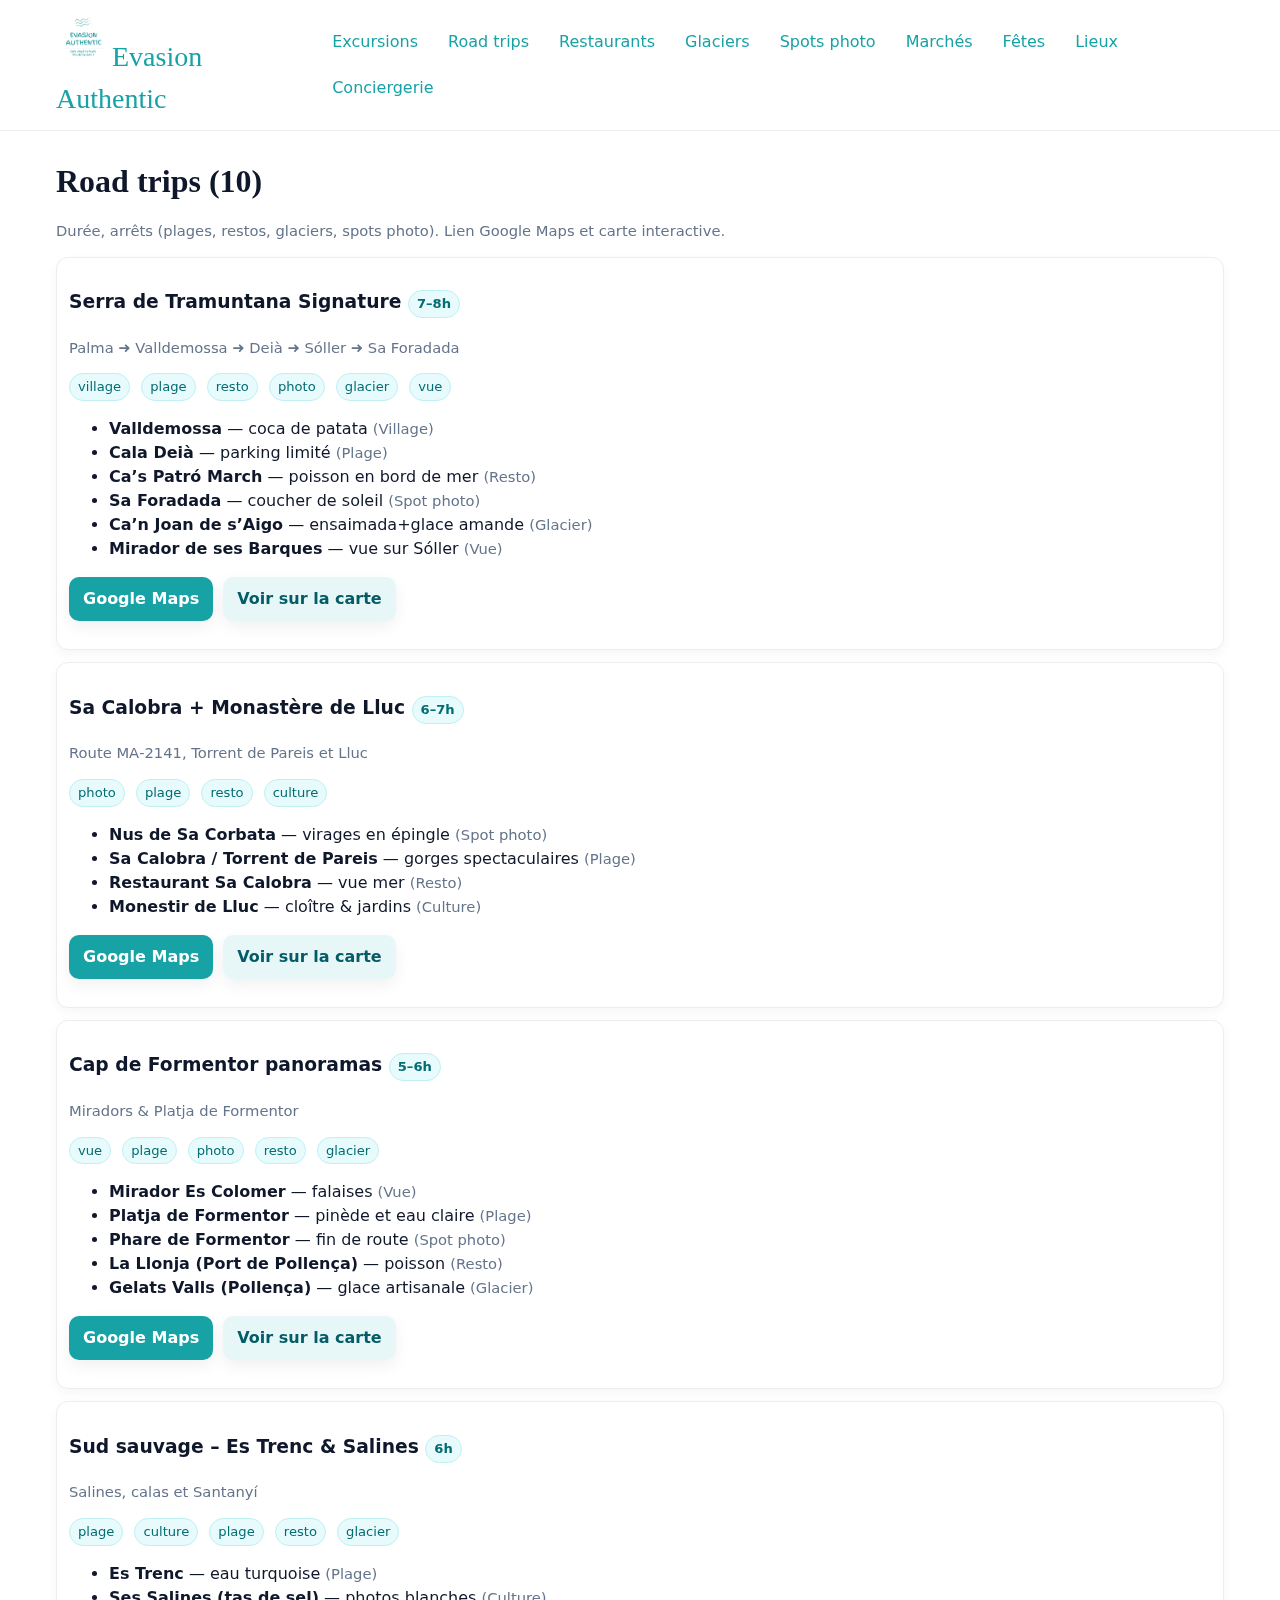
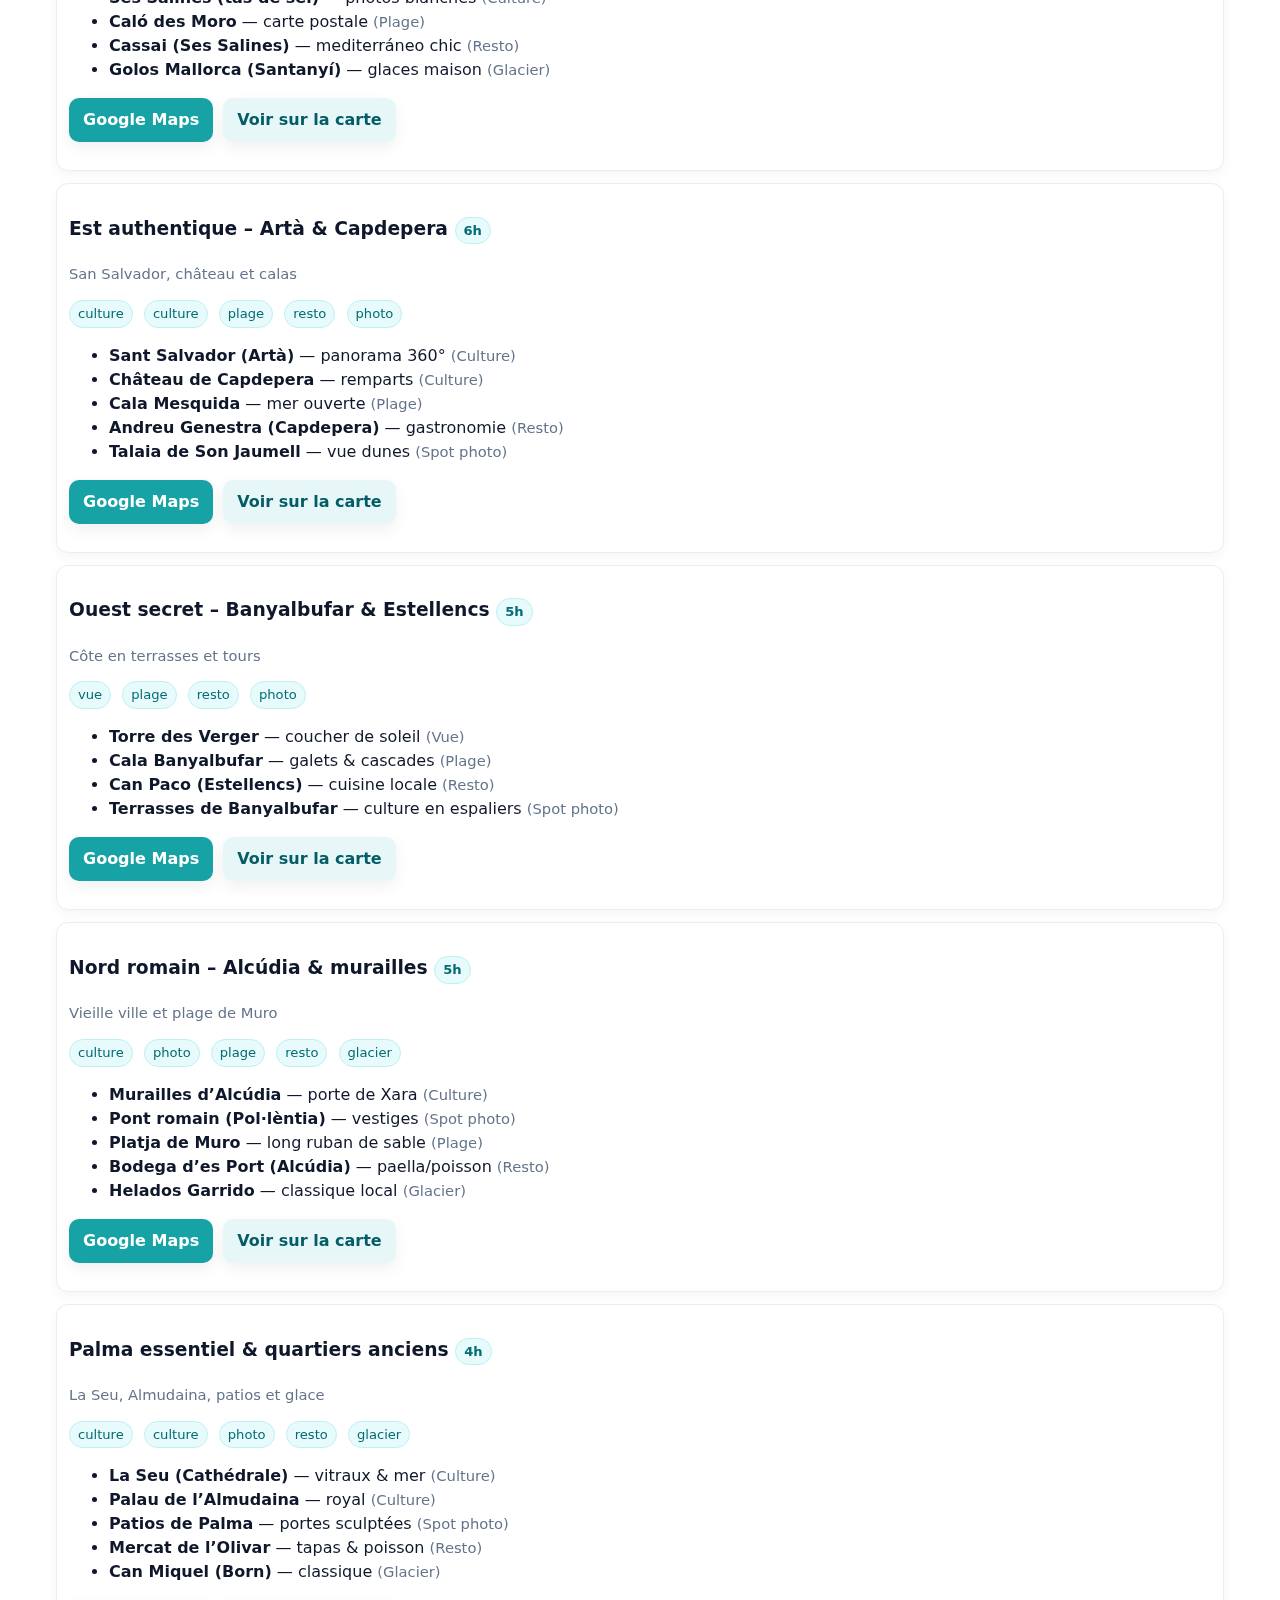
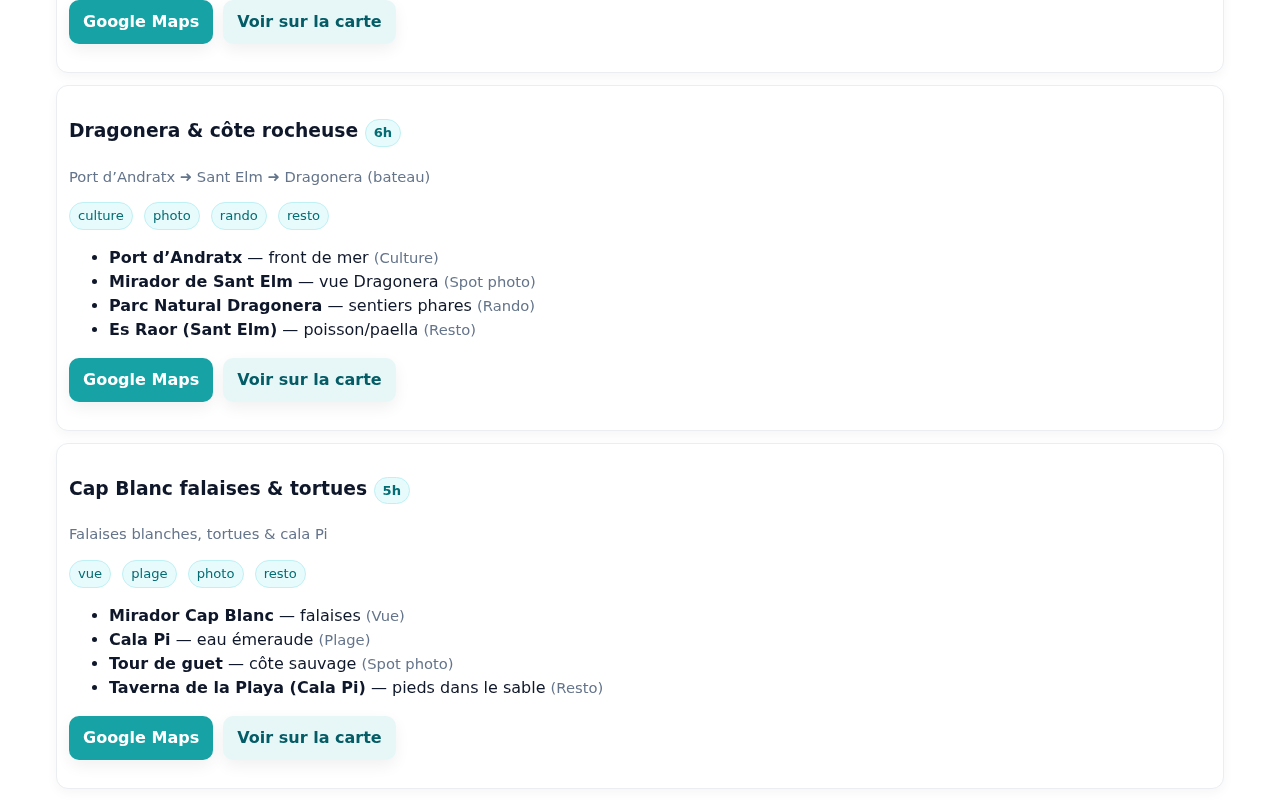
<file: pages/roadtrips.html>
<!doctype html><html lang="fr"><head>
<title>Road trips — EA</title><meta charset="utf-8"><meta name="viewport" content="width=device-width,initial-scale=1">
<link rel="icon" href="../assets/img/favicon.png" type="image/png">
<link rel="stylesheet" href="../css/style.css">
<script defer src="../js/common.js"></script>
<script defer src="../js/data.js"></script></head><body>
<div class="container"><h1>Road trips (10)</h1>
<p class="small">Durée, arrêts (plages, restos, glaciers, spots photo). Lien Google Maps et carte interactive.</p>
<div class="list" id="list"></div></div>
<script>
async function showMap(id, arrets){
  await ensureLeaflet();
  const wrap=document.getElementById('map-'+id);
  wrap.innerHTML='<div class="map" id="leaf-'+id+'"></div>';
  const m=L.map('leaf-'+id).setView([39.7,3.0],8);
  L.tileLayer('https://tile.openstreetmap.org/{z}/{x}/{y}.png',{maxZoom:19, attribution:'© OpenStreetMap'}).addTo(m);
  const pts=[];
  arrets.forEach(s=>{ if(s.lat){ const ll=L.latLng(s.lat,s.lon); pts.push(ll);
    const emoji={'plage':'🏖️','resto':'🍽️','glacier':'🍦','photo':'📷','vue':'👀','village':'🏘️','culture':'🏛️','rando':'🥾'}[s.type]||'📍';
    L.marker(ll).addTo(m).bindPopup('<b>'+emoji+' '+s.nom+'</b><br>'+(s.note||'')); } });
  if(pts.length) m.fitBounds(L.latLngBounds(pts),{padding:[20,20]});
}
document.addEventListener('DOMContentLoaded',()=>{
  const box=document.getElementById('list');
  DATA.roadtrips.forEach(rt=>{
    const typeMap = { 'plage':'Plage','resto':'Resto','glacier':'Glacier','photo':'Spot photo','vue':'Vue','village':'Village','culture':'Culture','rando':'Rando' };
    const tags=(rt.arrets||[]).map(s=>'<span class="badge">'+s.type+'</span>').join(' ');
    const stops=(rt.arrets||[]).map(s=>'<li><strong>'+s.nom+'</strong> — '+(s.note||'')+' <span class="small">('+(typeMap[s.type]||s.type)+')</span></li>').join('');
    const el=document.createElement('div'); el.className='item';
    el.innerHTML='<h3>'+rt.titre+' <span class="badge">'+rt.duree+'</span></h3>'
      +'<p class="small">'+(rt.resume||'')+'</p>'
      +'<div>'+tags+'</div>'
      +'<ul>'+stops+'</ul>'
      +'<p><a class="btn" href="'+rt.gmaps+'" target="_blank">Google Maps</a> &nbsp;'
      +'<a class="btn secondary" onclick="showMap(\''+rt.id+'\', DATA.roadtrips.find(r=>r.id==\''+rt.id+'\').arrets)">Voir sur la carte</a></p>'
      +'<div id="map-'+rt.id+'"></div>';
    box.appendChild(el);
  });
});
</script>
</body></html>
</file>
<file: css/style.css>
:root{--brand:#17a2a5;--ink:#0f172a;--muted:#64748b;--bg:#ffffff;--card:#f8fafc}
*{box-sizing:border-box}
html,body{margin:0;padding:0;background:var(--bg);color:var(--ink);font-family:system-ui,-apple-system,Segoe UI,Roboto,Arial,sans-serif;line-height:1.5}
a{color:var(--brand);text-decoration:none}
a:hover{text-decoration:underline}
.header{position:sticky;top:0;background:rgba(255,255,255,.92);backdrop-filter:saturate(140%) blur(6px);border-bottom:1px solid #e8eef2;z-index:30}
.header .wrap{max-width:1200px;margin:0 auto;padding:10px 16px;display:flex;gap:14px;align-items:center}
.header img.logo{height:56px;width:auto}
.brand{font-family:"Brush Script MT","Segoe Script","Comic Sans MS",cursive;font-size:28px;color:var(--brand);}
.nav{margin-left:auto;display:flex;gap:10px;flex-wrap:wrap}
.nav a{padding:6px 10px;border-radius:10px}
.nav a.active,.nav a:hover{background:#e7f7f8}
.container{max-width:1200px;margin:0 auto;padding:16px}
.hero{display:grid;grid-template-columns:1fr;gap:16px;margin:12px 0}
.hero img{width:100%;height:260px;object-fit:cover;border-radius:14px;box-shadow:0 6px 18px rgba(0,0,0,.05)}
.grid{display:grid;grid-template-columns:repeat(auto-fit,minmax(220px,1fr));gap:14px}
.card{background:#fff;border:1px solid #eaeef2;border-radius:14px;overflow:hidden;box-shadow:0 6px 18px rgba(0,0,0,.04)}
.card img{width:100%;height:140px;object-fit:cover;display:block}
.card .p{padding:12px}
.btn{display:inline-block;background:var(--brand);color:#fff;padding:10px 14px;border-radius:10px;font-weight:700;box-shadow:0 6px 16px rgba(0,0,0,.06)}
.btn.secondary{background:#e7f7f8;color:#045c66}
.section{margin:18px 0}
h1,h2{font-family:"Brush Script MT","Segoe Script","Comic Sans MS",cursive;margin:10px 0 8px}
h1{font-size:32px}
h2{font-size:26px}
.small{font-size:.92rem;color:var(--muted)}
.list{display:grid;gap:12px}
.item{background:#fff;border:1px solid #eaeef2;border-radius:12px;padding:12px;box-shadow:0 4px 12px rgba(0,0,0,.04)}
.badge{display:inline-block;background:#e7fbfd;color:#046c73;border:1px solid #bff0f3;border-radius:999px;padding:3px 8px;font-size:.82rem;margin-right:6px}
.map{width:100%;height:360px;border-radius:12px;border:1px solid #e5e7eb;box-shadow:0 6px 18px rgba(0,0,0,.05)}
.footer{color:var(--muted);text-align:center;padding:28px 0;border-top:1px solid #eef2f4;margin-top:18px}
@media(min-width:900px){.hero{grid-template-columns:1.2fr 1fr} .hero img{height:320px}}
</file>
